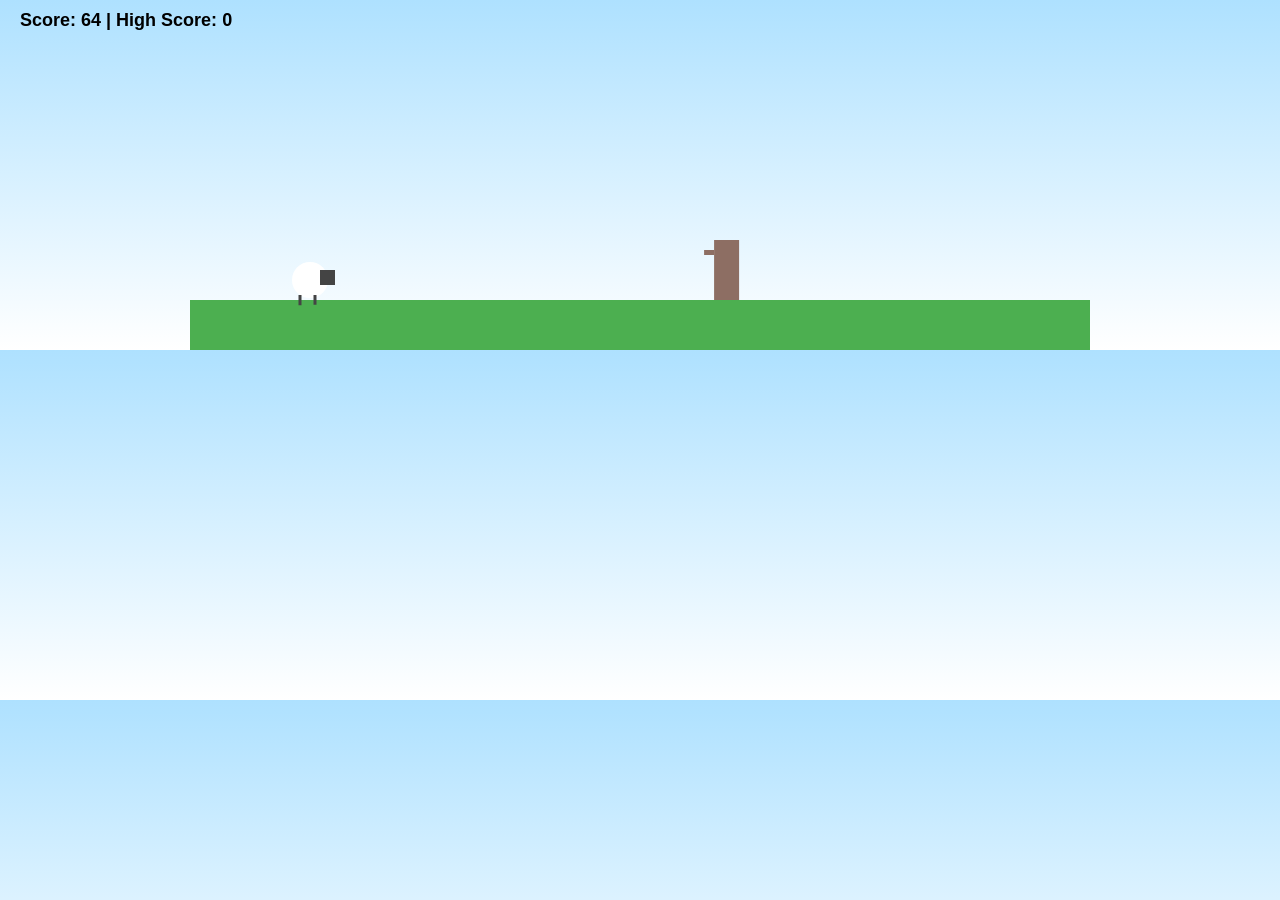
<file: ai.html>
<!DOCTYPE html>
<html lang="en">
<head>
<meta charset="UTF-8">
<title>Sheep Runner Pro 🐑</title>
<style>
    body {
        margin: 0;
        overflow: hidden;
        font-family: 'Segoe UI', sans-serif;
        background: linear-gradient(#aee1ff, #ffffff);
    }

    canvas {
        display: block;
        margin: auto;
    }

    #ui {
        position: absolute;
        top: 10px;
        left: 20px;
        font-size: 18px;
        font-weight: bold;
    }

    #gameOverScreen {
        position: absolute;
        top: 40%;
        width: 100%;
        text-align: center;
        display: none;
    }

    button {
        padding: 10px 20px;
        font-size: 16px;
        margin-top: 10px;
        cursor: pointer;
        border-radius: 8px;
        border: none;
        background: #333;
        color: white;
    }
</style>
</head>
<body>

<div id="ui">
    Score: <span id="score">0</span> |
    High Score: <span id="highScore">0</span>
</div>

<div id="gameOverScreen">
    <h1>Game Over</h1>
    <button onclick="restart()">Restart</button>
</div>

<canvas id="gameCanvas" width="900" height="350"></canvas>

<script>
const canvas = document.getElementById("gameCanvas");
const ctx = canvas.getContext("2d");

// Sound effects
const jumpSound = new Audio("https://actions.google.com/sounds/v1/cartoon/wood_plank_flicks.ogg");
const hitSound = new Audio("https://actions.google.com/sounds/v1/cartoon/clang_and_wobble.ogg");

// High score
let highScore = localStorage.getItem("sheepHighScore") || 0;
document.getElementById("highScore").innerText = highScore;

// Sheep
let sheep = {
    x: 100,
    y: 260,
    width: 50,
    height: 40,
    dy: 0,
    gravity: 0.7,
    jump: -13,
    grounded: true,
    ducking: false,
    frame: 0
};

// Background layers
let bg = {
    hills: 0,
    ground: 0
};

let obstacles = [];
let frame = 0;
let score = 0;
let speed = 6;
let gameOver = false;

// Draw sheep (cartoon)
function drawSheep() {
    ctx.save();
    ctx.translate(sheep.x, sheep.y);

    // body
    ctx.fillStyle = "#fff";
    ctx.beginPath();
    ctx.arc(20, 20, 18, 0, Math.PI * 2);
    ctx.fill();

    // head
    ctx.fillStyle = "#444";
    ctx.fillRect(30, 10, 15, 15);

    // legs animation
    ctx.strokeStyle = "#444";
    ctx.lineWidth = 3;

    let legOffset = Math.sin(frame * 0.3) * 5;

    ctx.beginPath();
    ctx.moveTo(10, 35);
    ctx.lineTo(10, 45 + legOffset);
    ctx.moveTo(25, 35);
    ctx.lineTo(25, 45 - legOffset);
    ctx.stroke();

    ctx.restore();
}

// Draw background
function drawBackground() {
    // sky already via CSS

    // hills
    ctx.fillStyle = "#9be28f";
    ctx.beginPath();
    ctx.arc(200 - bg.hills, 300, 200, 0, Math.PI);
    ctx.arc(600 - bg.hills, 300, 250, 0, Math.PI);
    ctx.fill();

    // ground
    ctx.fillStyle = "#4caf50";
    ctx.fillRect(0, 300, canvas.width, 50);

    bg.hills += 0.5;
    bg.ground += speed;

    if (bg.hills > canvas.width) bg.hills = 0;
}

// Obstacles
function spawnObstacle() {
    let type = Math.random() > 0.5 ? "bush" : "fence";

    if (type === "bush") {
        obstacles.push({
            x: canvas.width,
            y: 270,
            width: 30,
            height: 30,
            type
        });
    } else {
        obstacles.push({
            x: canvas.width,
            y: 240,
            width: 25,
            height: 60,
            type
        });
    }
}

function drawObstacles() {
    obstacles.forEach(o => {
        if (o.type === "bush") {
            ctx.fillStyle = "#2e7d32";
            ctx.beginPath();
            ctx.arc(o.x, o.y, 15, 0, Math.PI * 2);
            ctx.fill();
        } else {
            ctx.fillStyle = "#8d6e63";
            ctx.fillRect(o.x, o.y, o.width, o.height);
            ctx.fillRect(o.x - 10, o.y + 10, 10, 5);
        }
    });
}

function updateObstacles() {
    obstacles.forEach(o => o.x -= speed);
    obstacles = obstacles.filter(o => o.x > -50);
}

// Physics
function updateSheep() {
    sheep.dy += sheep.gravity;
    sheep.y += sheep.dy;

    if (sheep.y >= 260) {
        sheep.y = 260;
        sheep.dy = 0;
        sheep.grounded = true;
    }
}

// Collision
function detectCollision() {
    for (let o of obstacles) {
        if (
            sheep.x < o.x + o.width &&
            sheep.x + sheep.width > o.x &&
            sheep.y < o.y + o.height &&
            sheep.y + sheep.height > o.y
        ) {
            endGame();
        }
    }
}

// Game loop
function gameLoop() {
    if (gameOver) return;

    ctx.clearRect(0, 0, canvas.width, canvas.height);

    drawBackground();
    drawSheep();
    drawObstacles();

    updateSheep();
    updateObstacles();
    detectCollision();

    if (frame % 80 === 0) spawnObstacle();

    frame++;
    score++;
    speed += 0.002;

    document.getElementById("score").innerText = score;

    requestAnimationFrame(gameLoop);
}

// Controls
function jump() {
    if (sheep.grounded) {
        sheep.dy = sheep.jump;
        sheep.grounded = false;
        jumpSound.play();
    }
}

function duck(state) {
    sheep.ducking = state;
    if (state) {
        sheep.height = 25;
        sheep.y = 275;
    } else {
        sheep.height = 40;
        sheep.y = 260;
    }
}

document.addEventListener("keydown", e => {
    if (e.code === "Space") jump();
    if (e.code === "ArrowDown") duck(true);
});

document.addEventListener("keyup", e => {
    if (e.code === "ArrowDown") duck(false);
});

// Mobile controls
canvas.addEventListener("touchstart", () => jump());
canvas.addEventListener("touchend", () => duck(false));

// End game
function endGame() {
    gameOver = true;
    hitSound.play();

    if (score > highScore) {
        highScore = score;
        localStorage.setItem("sheepHighScore", highScore);
    }

    document.getElementById("highScore").innerText = highScore;
    document.getElementById("gameOverScreen").style.display = "block";
}

// Restart
function restart() {
    sheep.y = 260;
    sheep.dy = 0;
    obstacles = [];
    score = 0;
    speed = 6;
    frame = 0;
    gameOver = false;
    document.getElementById("gameOverScreen").style.display = "none";
    gameLoop();
}

// Start
gameLoop();
</script>

</body>
</html>
</file>
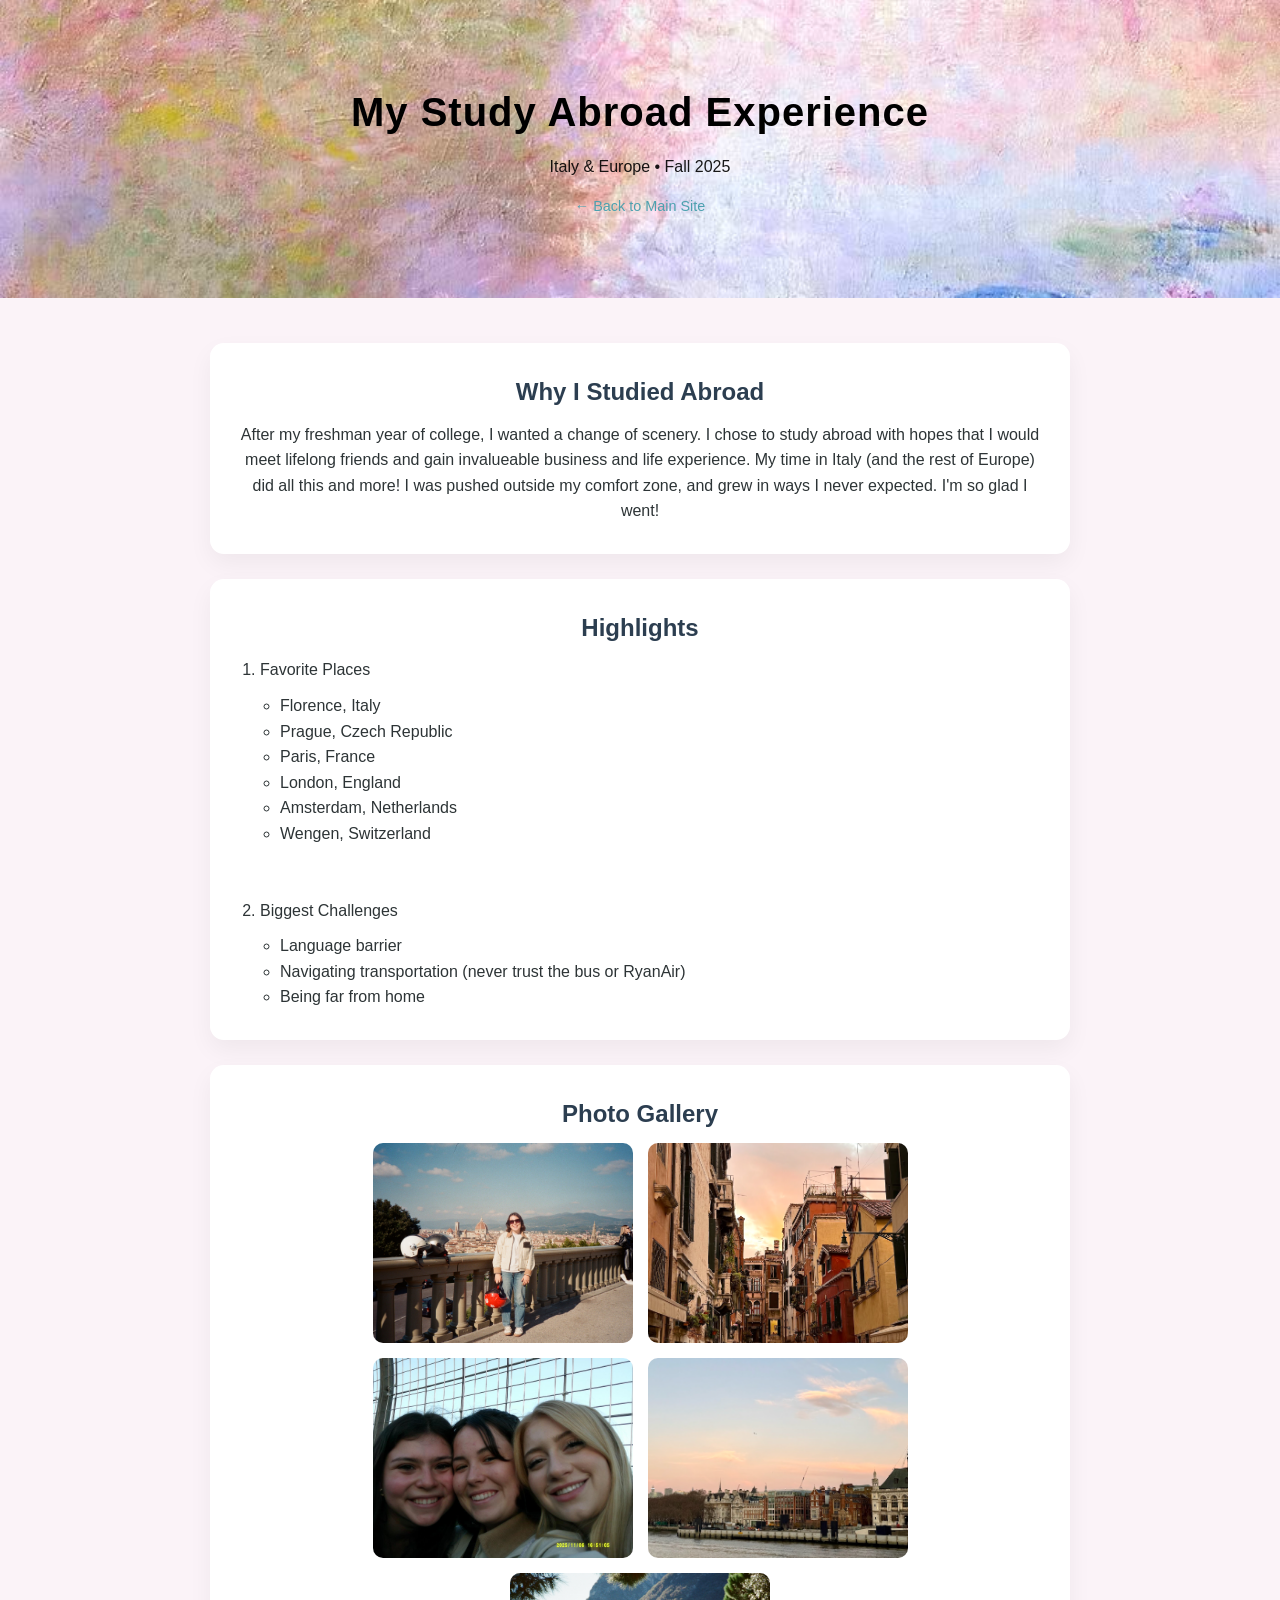
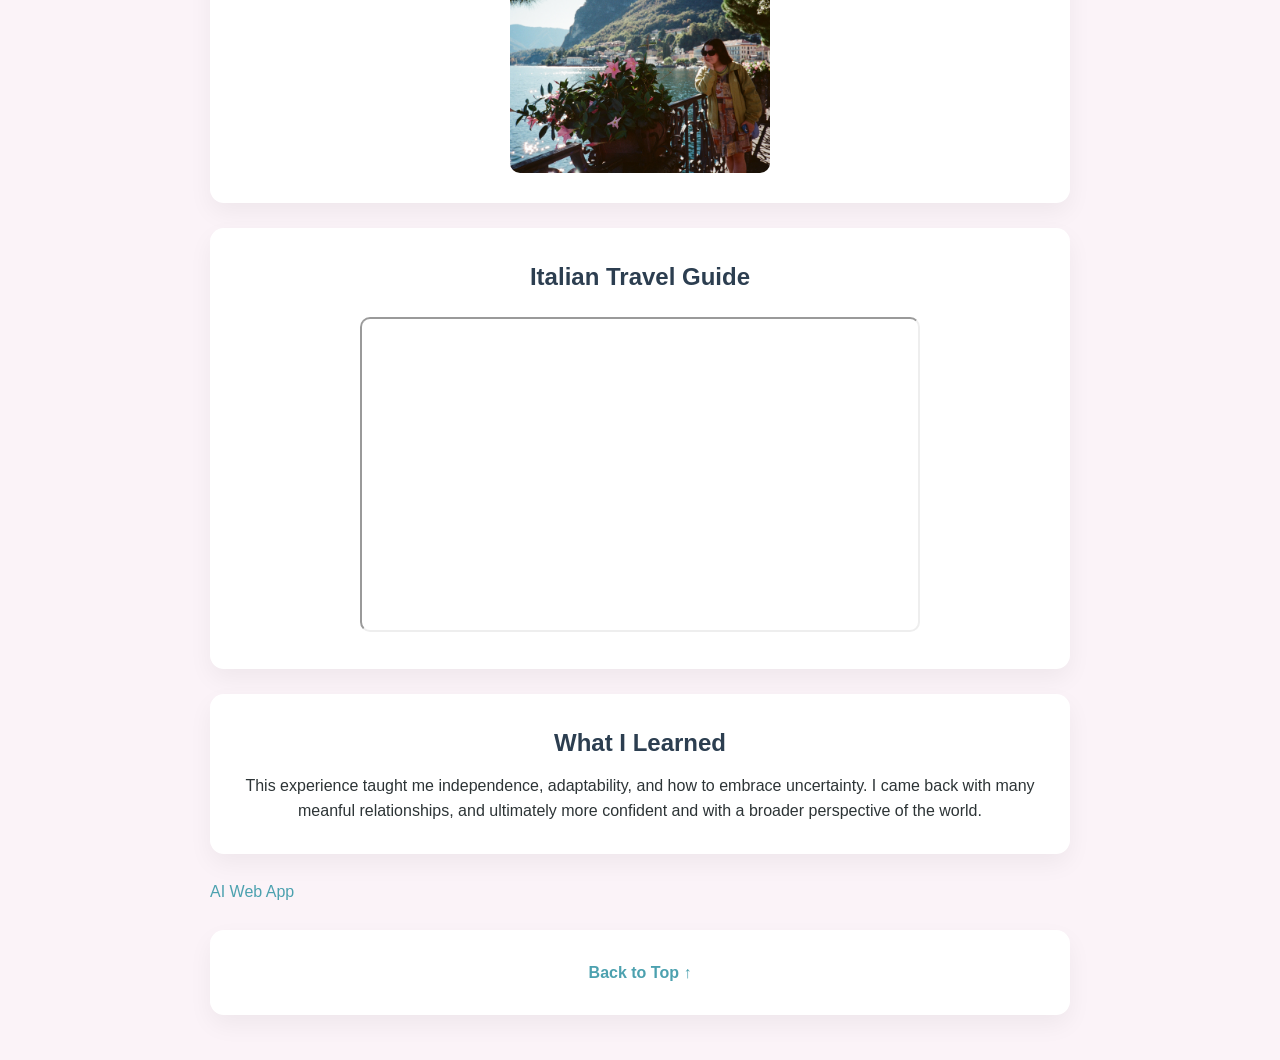
<file: fromScratch.html>
<!DOCTYPE html>
<html lang="en">
<head>
    <meta charset="UTF-8">
    <meta name="viewport" content="width=device-width, initial-scale=1.0">
    <title>My Study Abroad Experience</title>
    <link rel="stylesheet" href="css/myStyles.css">
</head>

<body>

<a id="top"></a>

<!-- HEADER -->
<div class="header">
    <h1>My Study Abroad Experience</h1>
    <p>Italy & Europe • Fall 2025</p>
    <a href="index.html" class="back-link">← Back to Main Site</a>
</div>

<div class="container">

    <!-- INTRO -->
    <div class="section fade-in">
        <h2>Why I Studied Abroad</h2>
        <p>
            After my freshman year of college, I wanted a change of scenery. I chose to study abroad with hopes that I would meet lifelong friends and gain invalueable business and life experience. 
            My time in Italy (and the rest of Europe) did all this and more! 
            I was pushed outside my comfort zone, and grew in ways I never expected. I'm so glad I went! 
        </p>
    </div>

    <!-- HIGHLIGHTS -->
    <div class="section fade-in">
        <h2>Highlights</h2>
        <ol>
            <li>Favorite Places
                <ul>
                    <li>Florence, Italy</li>
                    <li>Prague, Czech Republic</li>
                    <li>Paris, France</li>
                    <li>London, England</London</li>
                    <li>Amsterdam, Netherlands</li>
                    <li>Wengen, Switzerland</li>
                </ul>
            </li>
            <br><br>
            <li>Biggest Challenges
                <ul>
                    <li>Language barrier</li>
                    <li>Navigating transportation (never trust the bus or RyanAir)</li>
                    <li>Being far from home</li>
                </ul>
            </li>
        </ol>
    </div>

    <!-- PHOTOS -->
    <div class="section fade-in">
        <h2>Photo Gallery</h2>
        <div class="image-row">
            <img src="assets/img/IMG_5901.JPG" alt="Florence">
            <img src="assets/img/Screenshot_2026-04-15_at_12.31.34_PM.png" alt="Venice">
            <img src="assets/img/EDE0346D-3D1B-40F9-BCDE-F77BF93163BC_2.JPG" alt="Friends">
            <img src="assets/img/Screenshot_2026-04-15_at_12.24.44_PM.png" alt="London">
            <img src="assets/img/IMG_5902.JPG" alt="Lake Cuomo, Italy">
        </div>
        
    </div>

    <!-- VIDEO -->
    <div class="section fade-in">
        <h2>Italian Travel Guide</h2>
        <iframe 
            src="https://www.youtube.com/embed/zS4AP0Q8L8g" 
            title="Top 10 Places To Visit In Italy - 4K Travel Guide" 
            allow="accelerometer; autoplay; clipboard-write; encrypted-media; gyroscope; picture-in-picture"
            allowfullscreen>
        </iframe>
    </div>

 <div class='tableauPlaceholder' id='viz1776315483434' style='position: relative; width: 100%;'>
    <noscript><a href='#'><img alt='Tourism' src='https://public.tableau.com/static/images/to/tourismdataset/Dashboard1/1_rss.png' style='border: none' /></a></noscript>
    <object class='tableauViz' style='display:none; width:100%;'>
        <param name='host_url' value='https%3A%2F%2Fpublic.tableau.com%2F' />
        <param name='embed_code_version' value='3' />
        <param name='site_root' value='' />
        <param name='name' value='tourismdataset&#47;Dashboard1' />
        <param name='tabs' value='no' />
        <param name='toolbar' value='yes' />
        <param name='static_image' value='https://public.tableau.com/static/images/to/tourismdataset/Dashboard1/1.png' />
        <param name='animate_transition' value='yes' />
        <param name='display_static_image' value='yes' />
        <param name='display_spinner' value='yes' />
        <param name='display_overlay' value='yes' />
        <param name='display_count' value='yes' />
        <param name='language' value='en-US' />
    </object>
</div>
<script type='text/javascript'>
    var divElement = document.getElementById('viz1776315483434');
    var vizElement = divElement.getElementsByTagName('object')[0];
    if (divElement.offsetWidth > 800) {
        vizElement.style.width = '100%';
        vizElement.style.height = '827px';
    } else if (divElement.offsetWidth > 500) {
        vizElement.style.width = '100%';
        vizElement.style.height = '827px';
    } else {
        vizElement.style.width = '100%';
        vizElement.style.height = '1527px';
    }
    var scriptElement = document.createElement('script');
    scriptElement.src = 'https://public.tableau.com/javascripts/api/viz_v1.js';
    vizElement.parentNode.insertBefore(scriptElement, vizElement);
window.addEventListener('load', function() {
    if (divElement.offsetWidth > 0) {
        vizElement.style.width = '100%';
        vizElement.style.height = '827px';
    }
});
</script>

    <!-- REFLECTION -->
    <div class="section fade-in">
        <h2>What I Learned</h2>
        <p>
            This experience taught me independence, adaptability, and how to embrace uncertainty.
            I came back with many meanful relationships, and ultimately more confident and with a broader perspective of the world.
        </p>
    </div>

<a href="ai.html" class="link">AI Web App</a>

    <!-- BACK TO TOP -->
    <div class="section fade-in">
        <a href="#top" class="back-top">Back to Top ↑</a>
    </div>



</div>

</body>
</html>
</file>
<file: css/myStyles.css>
/* RESET */
* {
    margin: 0;
    padding: 0;
    box-sizing: border-box;
}

/* BODY */
body {
    font-family: 'Helvetica Neue', Arial, sans-serif;
    background-color: rgb(251, 243, 248) ;
    color: #2d3436;
    line-height: 1.6;
}

/* CONTAINER */
.container {
    max-width: 900px;
    margin: auto;
    padding: 20px;
}

/* HEADER */
.header {
    background-image: url('/assets/img/IMG_0002.JPG'); /* your image path */
    background-size: cover;        /* makes it fill the space */
    background-position: center;   /* keeps it centered */
    background-repeat: no-repeat;

    color: black;
    text-align: center;
    padding: 80px 20px;

    position: relative;
}

.header h1 {
    font-size: 2.5rem;
    letter-spacing: 1px;
}

.header p {
    margin-top: 10px;
    opacity: 0.9;
}

/* LINKS */
a {
    color: #4ca1af;
    text-decoration: none;
    transition: all 0.3s ease;
}

a:hover {
    opacity: 0.7;
}

.back-link {
    display: inline-block;
    margin-top: 15px;
    font-size: 0.9rem;
}

/* SECTIONS */
.section {
    background: white;
    margin: 25px 0;
    padding: 30px;
    border-radius: 14px;
    text-align: center;
    box-shadow: 0 10px 25px rgba(0,0,0,0.05);
    transition: transform 0.3s ease, box-shadow 0.3s ease;
}

/* Hover animation */
.section:hover {
    transform: translateY(-5px);
    box-shadow: 0 15px 35px rgba(0,0,0,0.08);
}

/* HEADINGS */
h2 {
    color: #2c3e50;
    margin-bottom: 10px;
}

ol, ul {
    text-align: left;
    margin-top: 10px;
    padding-left: 20px;
}


/* Add this new rule */
.section ol {
    margin: 10px auto 0 auto; /* centers the block */
}



/* IMAGE ROW */
.image-row {
    display: flex;
    justify-content: center;
    gap: 15px;
    flex-wrap: wrap;
}

/* Replace your existing img rule */
img {
    width: 100%;
    max-width: 260px;
    height: 200px;              /* Add this */
    object-fit: cover;          /* Add this — crops to fill without stretching */
    border-radius: 10px;
    transition: transform 0.3s ease;
}

/* Image hover effect */
img:hover {
    transform: scale(1.05);
}

/* CAPTION */
.caption {
    margin-top: 10px;
    font-size: 0.9em;
    color: #636e72;
}

/* VIDEO */
iframe {
    width: 100%;
    max-width: 560px;
    height: 315px;
    border-radius: 10px;
    margin-top: 10px;
}

.tableauPlaceholder,
.tableauPlaceholder object,
.tableauPlaceholder iframe {
    width: 100% !important;
    min-width: 100% !important;
}

/* BACK TO TOP */
.back-top {
    font-weight: bold;
}

/* FADE-IN ANIMATION */
.fade-in {
    opacity: 0;
    animation: fadeIn 1s ease forwards;
}

.fade-in:nth-child(1) { animation-delay: 0.2s; }
.fade-in:nth-child(2) { animation-delay: 0.4s; }
.fade-in:nth-child(3) { animation-delay: 0.6s; }
.fade-in:nth-child(4) { animation-delay: 0.8s; }
.fade-in:nth-child(5) { animation-delay: 1s; }

@keyframes fadeIn {
    to {
        opacity: 1;
        transform: translateY(0);
    }
}

/* MOBILE */
@media (max-width: 600px) {
    .header {
        padding: 40px 15px;
    }

    .header h1 {
        font-size: 1.8rem;
    }

    .section {
        padding: 20px;
    }

    iframe {
        height: 200px;
    }
}
</file>
